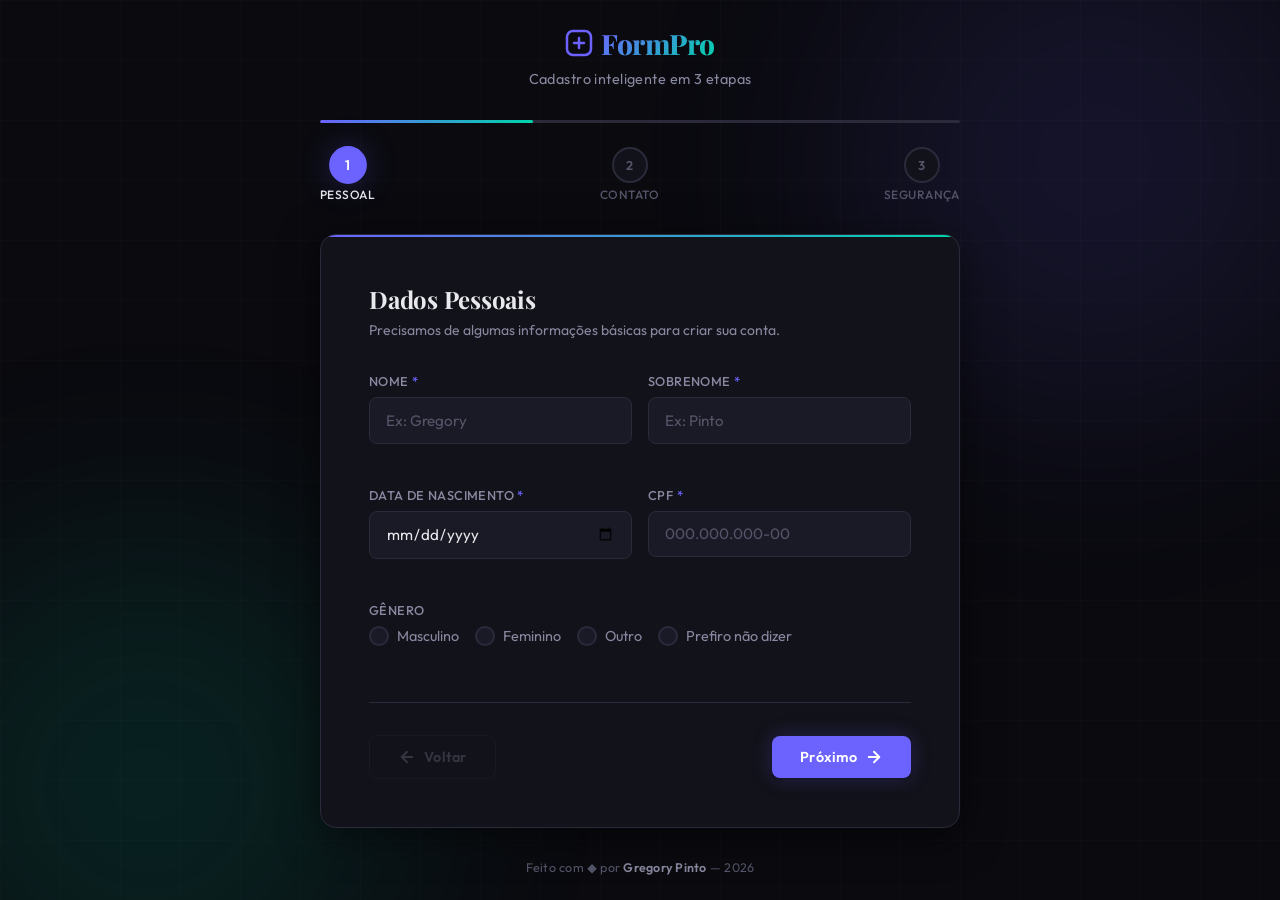
<file: index.html>
<!DOCTYPE html>
<html lang="pt-BR">
<head>
  <meta charset="UTF-8" />
  <meta name="viewport" content="width=device-width, initial-scale=1.0" />
  <meta name="description" content="Formulário de cadastro completo — Design premium com validação inteligente." />
  <title>Formulário Completo — Cadastro</title>
  <link rel="preconnect" href="https://fonts.googleapis.com" />
  <link rel="preconnect" href="https://fonts.gstatic.com" crossorigin />
  <link href="https://fonts.googleapis.com/css2?family=Outfit:wght@300;400;500;600;700&family=Playfair+Display:wght@700;800&display=swap" rel="stylesheet" />
  <link rel="stylesheet" href="style.css" />
</head>
<body>
  <!-- Background decoration -->
  <div class="bg-grid" aria-hidden="true"></div>
  <div class="bg-glow bg-glow--1" aria-hidden="true"></div>
  <div class="bg-glow bg-glow--2" aria-hidden="true"></div>

  <main class="container">
    <!-- Header -->
    <header class="header" role="banner">
      <div class="logo">
        <span class="logo__icon" aria-hidden="true">
          <svg width="28" height="28" viewBox="0 0 28 28" fill="none">
            <rect x="2" y="2" width="24" height="24" rx="6" stroke="currentColor" stroke-width="2.5"/>
            <path d="M9 14h10M14 9v10" stroke="currentColor" stroke-width="2.5" stroke-linecap="round"/>
          </svg>
        </span>
        <span class="logo__text">FormPro</span>
      </div>
      <p class="header__subtitle">Cadastro inteligente em 3 etapas</p>
    </header>

    <!-- Progress Bar -->
    <div class="progress" role="progressbar" aria-valuenow="1" aria-valuemin="1" aria-valuemax="3" aria-label="Progresso do formulário">
      <div class="progress__track">
        <div class="progress__fill" id="progressFill"></div>
      </div>
      <div class="progress__steps">
        <button class="progress__step progress__step--active" data-step="1" aria-label="Etapa 1: Dados Pessoais" type="button">
          <span class="progress__dot">1</span>
          <span class="progress__label">Pessoal</span>
        </button>
        <button class="progress__step" data-step="2" aria-label="Etapa 2: Contato" type="button">
          <span class="progress__dot">2</span>
          <span class="progress__label">Contato</span>
        </button>
        <button class="progress__step" data-step="3" aria-label="Etapa 3: Segurança" type="button">
          <span class="progress__dot">3</span>
          <span class="progress__label">Segurança</span>
        </button>
      </div>
    </div>

    <!-- Form -->
    <form id="mainForm" class="form" novalidate autocomplete="on">

      <!-- Step 1: Personal Data -->
      <fieldset class="form__step form__step--active" data-step="1">
        <legend class="form__legend">Dados Pessoais</legend>
        <p class="form__description">Precisamos de algumas informações básicas para criar sua conta.</p>

        <div class="form__row">
          <div class="form__group">
            <label for="firstName" class="form__label">Nome <span class="required" aria-label="obrigatório">*</span></label>
            <input
              type="text"
              id="firstName"
              name="firstName"
              class="form__input"
              placeholder="Ex: Gregory"
              required
              minlength="2"
              autocomplete="given-name"
              aria-describedby="firstNameError"
            />
            <span class="form__error" id="firstNameError" role="alert"></span>
          </div>
          <div class="form__group">
            <label for="lastName" class="form__label">Sobrenome <span class="required" aria-label="obrigatório">*</span></label>
            <input
              type="text"
              id="lastName"
              name="lastName"
              class="form__input"
              placeholder="Ex: Pinto"
              required
              minlength="2"
              autocomplete="family-name"
            />
            <span class="form__error" id="lastNameError" role="alert"></span>
          </div>
        </div>

        <div class="form__row">
          <div class="form__group">
            <label for="birthDate" class="form__label">Data de Nascimento <span class="required" aria-label="obrigatório">*</span></label>
            <input
              type="date"
              id="birthDate"
              name="birthDate"
              class="form__input"
              required
              autocomplete="bday"
            />
            <span class="form__error" id="birthDateError" role="alert"></span>
          </div>
          <div class="form__group">
            <label for="cpf" class="form__label">CPF <span class="required" aria-label="obrigatório">*</span></label>
            <input
              type="text"
              id="cpf"
              name="cpf"
              class="form__input"
              placeholder="000.000.000-00"
              required
              maxlength="14"
              inputmode="numeric"
            />
            <span class="form__error" id="cpfError" role="alert"></span>
          </div>
        </div>

        <div class="form__group">
          <label class="form__label">Gênero</label>
          <div class="form__radio-group" role="radiogroup" aria-label="Selecione seu gênero">
            <label class="form__radio">
              <input type="radio" name="gender" value="masculino" />
              <span class="form__radio-custom"></span>
              Masculino
            </label>
            <label class="form__radio">
              <input type="radio" name="gender" value="feminino" />
              <span class="form__radio-custom"></span>
              Feminino
            </label>
            <label class="form__radio">
              <input type="radio" name="gender" value="outro" />
              <span class="form__radio-custom"></span>
              Outro
            </label>
            <label class="form__radio">
              <input type="radio" name="gender" value="prefiro-nao-dizer" />
              <span class="form__radio-custom"></span>
              Prefiro não dizer
            </label>
          </div>
        </div>
      </fieldset>

      <!-- Step 2: Contact -->
      <fieldset class="form__step" data-step="2">
        <legend class="form__legend">Informações de Contato</legend>
        <p class="form__description">Como podemos entrar em contato com você?</p>

        <div class="form__group">
          <label for="email" class="form__label">E-mail <span class="required" aria-label="obrigatório">*</span></label>
          <input
            type="email"
            id="email"
            name="email"
            class="form__input"
            placeholder="gregory@email.com"
            required
            autocomplete="email"
          />
          <span class="form__error" id="emailError" role="alert"></span>
        </div>

        <div class="form__row">
          <div class="form__group">
            <label for="phone" class="form__label">Telefone <span class="required" aria-label="obrigatório">*</span></label>
            <input
              type="tel"
              id="phone"
              name="phone"
              class="form__input"
              placeholder="(31) 99999-9999"
              required
              maxlength="15"
              inputmode="tel"
              autocomplete="tel"
            />
            <span class="form__error" id="phoneError" role="alert"></span>
          </div>
          <div class="form__group">
            <label for="cep" class="form__label">CEP</label>
            <input
              type="text"
              id="cep"
              name="cep"
              class="form__input"
              placeholder="00000-000"
              maxlength="9"
              inputmode="numeric"
              autocomplete="postal-code"
            />
            <span class="form__error" id="cepError" role="alert"></span>
          </div>
        </div>

        <div class="form__row">
          <div class="form__group form__group--grow">
            <label for="address" class="form__label">Endereço</label>
            <input
              type="text"
              id="address"
              name="address"
              class="form__input"
              placeholder="Rua, número, complemento"
              autocomplete="street-address"
            />
          </div>
          <div class="form__group">
            <label for="state" class="form__label">Estado</label>
            <select id="state" name="state" class="form__input form__select">
              <option value="">Selecione</option>
              <option value="AC">Acre</option>
              <option value="AL">Alagoas</option>
              <option value="AP">Amapá</option>
              <option value="AM">Amazonas</option>
              <option value="BA">Bahia</option>
              <option value="CE">Ceará</option>
              <option value="DF">Distrito Federal</option>
              <option value="ES">Espírito Santo</option>
              <option value="GO">Goiás</option>
              <option value="MA">Maranhão</option>
              <option value="MT">Mato Grosso</option>
              <option value="MS">Mato Grosso do Sul</option>
              <option value="MG">Minas Gerais</option>
              <option value="PA">Pará</option>
              <option value="PB">Paraíba</option>
              <option value="PR">Paraná</option>
              <option value="PE">Pernambuco</option>
              <option value="PI">Piauí</option>
              <option value="RJ">Rio de Janeiro</option>
              <option value="RN">Rio Grande do Norte</option>
              <option value="RS">Rio Grande do Sul</option>
              <option value="RO">Rondônia</option>
              <option value="RR">Roraima</option>
              <option value="SC">Santa Catarina</option>
              <option value="SP">São Paulo</option>
              <option value="SE">Sergipe</option>
              <option value="TO">Tocantins</option>
            </select>
          </div>
        </div>
      </fieldset>

      <!-- Step 3: Security -->
      <fieldset class="form__step" data-step="3">
        <legend class="form__legend">Segurança da Conta</legend>
        <p class="form__description">Crie uma senha forte para proteger sua conta.</p>

        <div class="form__group">
          <label for="password" class="form__label">Senha <span class="required" aria-label="obrigatório">*</span></label>
          <div class="form__input-wrapper">
            <input
              type="password"
              id="password"
              name="password"
              class="form__input"
              placeholder="Mínimo 8 caracteres"
              required
              minlength="8"
              autocomplete="new-password"
            />
            <button type="button" class="form__toggle-pw" aria-label="Mostrar senha" data-target="password">
              <svg class="eye-icon" width="20" height="20" viewBox="0 0 24 24" fill="none" stroke="currentColor" stroke-width="2" stroke-linecap="round" stroke-linejoin="round">
                <path d="M1 12s4-8 11-8 11 8 11 8-4 8-11 8-11-8-11-8z"/>
                <circle cx="12" cy="12" r="3"/>
              </svg>
            </button>
          </div>
          <div class="password-strength" id="passwordStrength" aria-live="polite">
            <div class="password-strength__bar">
              <div class="password-strength__fill" id="strengthFill"></div>
            </div>
            <span class="password-strength__text" id="strengthText"></span>
          </div>
          <span class="form__error" id="passwordError" role="alert"></span>
        </div>

        <div class="form__group">
          <label for="confirmPassword" class="form__label">Confirmar Senha <span class="required" aria-label="obrigatório">*</span></label>
          <div class="form__input-wrapper">
            <input
              type="password"
              id="confirmPassword"
              name="confirmPassword"
              class="form__input"
              placeholder="Repita a senha"
              required
              autocomplete="new-password"
            />
            <button type="button" class="form__toggle-pw" aria-label="Mostrar senha" data-target="confirmPassword">
              <svg class="eye-icon" width="20" height="20" viewBox="0 0 24 24" fill="none" stroke="currentColor" stroke-width="2" stroke-linecap="round" stroke-linejoin="round">
                <path d="M1 12s4-8 11-8 11 8 11 8-4 8-11 8-11-8-11-8z"/>
                <circle cx="12" cy="12" r="3"/>
              </svg>
            </button>
          </div>
          <span class="form__error" id="confirmPasswordError" role="alert"></span>
        </div>

        <div class="form__group">
          <label class="form__checkbox">
            <input type="checkbox" id="terms" name="terms" required />
            <span class="form__checkbox-custom"></span>
            <span>Li e aceito os <a href="#" class="form__link">Termos de Uso</a> e a <a href="#" class="form__link">Política de Privacidade</a> <span class="required" aria-label="obrigatório">*</span></span>
          </label>
          <span class="form__error" id="termsError" role="alert"></span>
        </div>

        <div class="form__group">
          <label class="form__checkbox">
            <input type="checkbox" id="newsletter" name="newsletter" />
            <span class="form__checkbox-custom"></span>
            <span>Desejo receber novidades e promoções por e-mail</span>
          </label>
        </div>
      </fieldset>

      <!-- Navigation Buttons -->
      <div class="form__nav">
        <button type="button" class="btn btn--ghost" id="btnPrev" disabled aria-label="Voltar etapa">
          <svg width="18" height="18" viewBox="0 0 24 24" fill="none" stroke="currentColor" stroke-width="2.5" stroke-linecap="round" stroke-linejoin="round"><path d="M19 12H5"/><polyline points="12 19 5 12 12 5"/></svg>
          Voltar
        </button>
        <button type="button" class="btn btn--primary" id="btnNext" aria-label="Próxima etapa">
          Próximo
          <svg width="18" height="18" viewBox="0 0 24 24" fill="none" stroke="currentColor" stroke-width="2.5" stroke-linecap="round" stroke-linejoin="round"><path d="M5 12h14"/><polyline points="12 5 19 12 12 19"/></svg>
        </button>
        <button type="submit" class="btn btn--primary btn--submit" id="btnSubmit" style="display:none" aria-label="Enviar formulário">
          <svg width="18" height="18" viewBox="0 0 24 24" fill="none" stroke="currentColor" stroke-width="2.5" stroke-linecap="round" stroke-linejoin="round"><polyline points="20 6 9 17 4 12"/></svg>
          Criar Conta
        </button>
      </div>
    </form>

    <!-- Success Screen -->
    <div class="success" id="successScreen" hidden aria-live="assertive">
      <div class="success__icon" aria-hidden="true">
        <svg width="64" height="64" viewBox="0 0 64 64" fill="none">
          <circle cx="32" cy="32" r="30" stroke="currentColor" stroke-width="3"/>
          <polyline points="20,34 28,42 44,24" stroke="currentColor" stroke-width="3.5" stroke-linecap="round" stroke-linejoin="round" class="success__check"/>
        </svg>
      </div>
      <h2 class="success__title">Cadastro Realizado!</h2>
      <p class="success__text">Sua conta foi criada com sucesso. Verifique seu e-mail para ativar.</p>
      <button type="button" class="btn btn--primary" id="btnReset">Novo Cadastro</button>
    </div>

    <!-- Footer -->
    <footer class="footer">
      <p>Feito com <span aria-label="dedicação">◆</span> por <strong>Gregory Pinto</strong> — 2026</p>
    </footer>
  </main>

  <script src="script.js"></script>
</body>
</html>
</file>
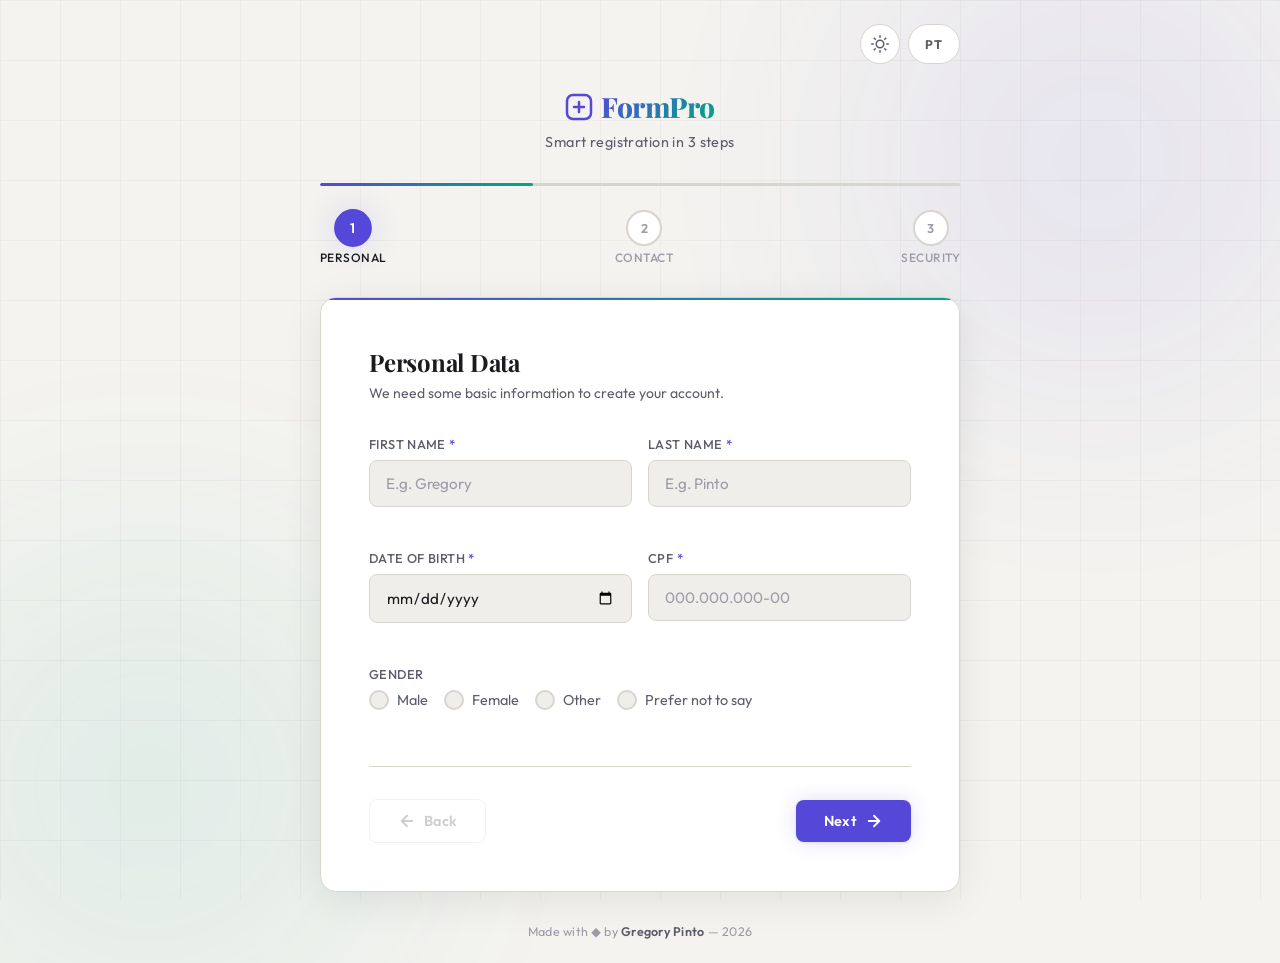
<file: FormPro-v2/index.html>
<!DOCTYPE html>
<html lang="pt-BR" data-theme="auto" data-lang="pt">
<head>
  <meta charset="UTF-8" />
  <meta name="viewport" content="width=device-width, initial-scale=1.0" />
  <meta name="description" content="Formulário de cadastro completo — Design premium com validação inteligente." />
  <meta name="color-scheme" content="light dark" />
  <title>FormPro — Cadastro</title>
  <link rel="preconnect" href="https://fonts.googleapis.com" />
  <link rel="preconnect" href="https://fonts.gstatic.com" crossorigin />
  <link href="https://fonts.googleapis.com/css2?family=Outfit:wght@300;400;500;600;700&family=Playfair+Display:wght@700;800&display=swap" rel="stylesheet" />
  <link rel="stylesheet" href="style.css" />
</head>
<body>
  <!-- Background decoration -->
  <div class="bg-grid" aria-hidden="true"></div>
  <div class="bg-glow bg-glow--1" aria-hidden="true"></div>
  <div class="bg-glow bg-glow--2" aria-hidden="true"></div>

  <main class="container">
    <!-- Top Bar: Theme + Language toggles -->
    <div class="topbar">
      <button class="topbar__btn" id="themeToggle" type="button" aria-label="Alternar tema">
        <svg class="icon-sun" width="18" height="18" viewBox="0 0 24 24" fill="none" stroke="currentColor" stroke-width="2" stroke-linecap="round" stroke-linejoin="round">
          <circle cx="12" cy="12" r="5"/><line x1="12" y1="1" x2="12" y2="3"/><line x1="12" y1="21" x2="12" y2="23"/><line x1="4.22" y1="4.22" x2="5.64" y2="5.64"/><line x1="18.36" y1="18.36" x2="19.78" y2="19.78"/><line x1="1" y1="12" x2="3" y2="12"/><line x1="21" y1="12" x2="23" y2="12"/><line x1="4.22" y1="19.78" x2="5.64" y2="18.36"/><line x1="18.36" y1="5.64" x2="19.78" y2="4.22"/>
        </svg>
        <svg class="icon-moon" width="18" height="18" viewBox="0 0 24 24" fill="none" stroke="currentColor" stroke-width="2" stroke-linecap="round" stroke-linejoin="round">
          <path d="M21 12.79A9 9 0 1 1 11.21 3 7 7 0 0 0 21 12.79z"/>
        </svg>
      </button>
      <button class="topbar__btn topbar__lang" id="langToggle" type="button" aria-label="Switch language">
        <span class="topbar__lang-label" id="langLabel">EN</span>
      </button>
    </div>

    <!-- Header -->
    <header class="header" role="banner">
      <div class="logo">
        <span class="logo__icon" aria-hidden="true">
          <svg width="28" height="28" viewBox="0 0 28 28" fill="none">
            <rect x="2" y="2" width="24" height="24" rx="6" stroke="currentColor" stroke-width="2.5"/>
            <path d="M9 14h10M14 9v10" stroke="currentColor" stroke-width="2.5" stroke-linecap="round"/>
          </svg>
        </span>
        <span class="logo__text">FormPro</span>
      </div>
      <p class="header__subtitle" data-i18n="subtitle">Cadastro inteligente em 3 etapas</p>
    </header>

    <!-- Progress Bar -->
    <div class="progress" role="progressbar" aria-valuenow="1" aria-valuemin="1" aria-valuemax="3" aria-label="Progresso do formulário">
      <div class="progress__track">
        <div class="progress__fill" id="progressFill"></div>
      </div>
      <div class="progress__steps">
        <button class="progress__step progress__step--active" data-step="1" aria-label="Etapa 1" type="button">
          <span class="progress__dot">1</span>
          <span class="progress__label" data-i18n="step_personal">Pessoal</span>
        </button>
        <button class="progress__step" data-step="2" aria-label="Etapa 2" type="button">
          <span class="progress__dot">2</span>
          <span class="progress__label" data-i18n="step_contact">Contato</span>
        </button>
        <button class="progress__step" data-step="3" aria-label="Etapa 3" type="button">
          <span class="progress__dot">3</span>
          <span class="progress__label" data-i18n="step_security">Segurança</span>
        </button>
      </div>
    </div>

    <!-- Form -->
    <form id="mainForm" class="form" novalidate autocomplete="on">

      <!-- Step 1: Personal Data -->
      <fieldset class="form__step form__step--active" data-step="1">
        <legend class="form__legend" data-i18n="legend_personal">Dados Pessoais</legend>
        <p class="form__description" data-i18n="desc_personal">Precisamos de algumas informações básicas para criar sua conta.</p>

        <div class="form__row">
          <div class="form__group">
            <label for="firstName" class="form__label"><span data-i18n="label_firstName">Nome</span> <span class="required" aria-label="obrigatório">*</span></label>
            <input type="text" id="firstName" name="firstName" class="form__input" data-i18n-placeholder="ph_firstName" placeholder="Ex: Gregory" required minlength="2" autocomplete="given-name" aria-describedby="firstNameError" />
            <span class="form__error" id="firstNameError" role="alert"></span>
          </div>
          <div class="form__group">
            <label for="lastName" class="form__label"><span data-i18n="label_lastName">Sobrenome</span> <span class="required" aria-label="obrigatório">*</span></label>
            <input type="text" id="lastName" name="lastName" class="form__input" data-i18n-placeholder="ph_lastName" placeholder="Ex: Pinto" required minlength="2" autocomplete="family-name" />
            <span class="form__error" id="lastNameError" role="alert"></span>
          </div>
        </div>

        <div class="form__row">
          <div class="form__group">
            <label for="birthDate" class="form__label"><span data-i18n="label_birthDate">Data de Nascimento</span> <span class="required" aria-label="obrigatório">*</span></label>
            <input type="date" id="birthDate" name="birthDate" class="form__input" required autocomplete="bday" />
            <span class="form__error" id="birthDateError" role="alert"></span>
          </div>
          <div class="form__group">
            <label for="cpf" class="form__label"><span data-i18n="label_cpf">CPF</span> <span class="required" aria-label="obrigatório">*</span></label>
            <input type="text" id="cpf" name="cpf" class="form__input" placeholder="000.000.000-00" required maxlength="14" inputmode="numeric" />
            <span class="form__error" id="cpfError" role="alert"></span>
          </div>
        </div>

        <div class="form__group">
          <label class="form__label" data-i18n="label_gender">Gênero</label>
          <div class="form__radio-group" role="radiogroup" aria-label="Gênero">
            <label class="form__radio">
              <input type="radio" name="gender" value="masculino" />
              <span class="form__radio-custom"></span>
              <span data-i18n="gender_male">Masculino</span>
            </label>
            <label class="form__radio">
              <input type="radio" name="gender" value="feminino" />
              <span class="form__radio-custom"></span>
              <span data-i18n="gender_female">Feminino</span>
            </label>
            <label class="form__radio">
              <input type="radio" name="gender" value="outro" />
              <span class="form__radio-custom"></span>
              <span data-i18n="gender_other">Outro</span>
            </label>
            <label class="form__radio">
              <input type="radio" name="gender" value="prefiro-nao-dizer" />
              <span class="form__radio-custom"></span>
              <span data-i18n="gender_prefer_not">Prefiro não dizer</span>
            </label>
          </div>
        </div>
      </fieldset>

      <!-- Step 2: Contact -->
      <fieldset class="form__step" data-step="2">
        <legend class="form__legend" data-i18n="legend_contact">Informações de Contato</legend>
        <p class="form__description" data-i18n="desc_contact">Como podemos entrar em contato com você?</p>

        <div class="form__group">
          <label for="email" class="form__label"><span data-i18n="label_email">E-mail</span> <span class="required" aria-label="obrigatório">*</span></label>
          <input type="email" id="email" name="email" class="form__input" data-i18n-placeholder="ph_email" placeholder="gregory@email.com" required autocomplete="email" />
          <span class="form__error" id="emailError" role="alert"></span>
        </div>

        <div class="form__row">
          <div class="form__group">
            <label for="phone" class="form__label"><span data-i18n="label_phone">Telefone</span> <span class="required" aria-label="obrigatório">*</span></label>
            <input type="tel" id="phone" name="phone" class="form__input" placeholder="(31) 99999-9999" required maxlength="15" inputmode="tel" autocomplete="tel" />
            <span class="form__error" id="phoneError" role="alert"></span>
          </div>
          <div class="form__group">
            <label for="cep" class="form__label"><span data-i18n="label_cep">CEP</span></label>
            <input type="text" id="cep" name="cep" class="form__input" data-i18n-placeholder="ph_cep" placeholder="00000-000" maxlength="9" inputmode="numeric" autocomplete="postal-code" />
            <span class="form__error" id="cepError" role="alert"></span>
          </div>
        </div>

        <div class="form__row">
          <div class="form__group form__group--grow">
            <label for="address" class="form__label"><span data-i18n="label_address">Endereço</span></label>
            <input type="text" id="address" name="address" class="form__input" data-i18n-placeholder="ph_address" placeholder="Rua, número, complemento" autocomplete="street-address" />
          </div>
          <div class="form__group">
            <label for="state" class="form__label"><span data-i18n="label_state">Estado</span></label>
            <select id="state" name="state" class="form__input form__select">
              <option value="" data-i18n="select_default">Selecione</option>
              <option value="AC">Acre</option><option value="AL">Alagoas</option><option value="AP">Amapá</option>
              <option value="AM">Amazonas</option><option value="BA">Bahia</option><option value="CE">Ceará</option>
              <option value="DF">Distrito Federal</option><option value="ES">Espírito Santo</option><option value="GO">Goiás</option>
              <option value="MA">Maranhão</option><option value="MT">Mato Grosso</option><option value="MS">Mato Grosso do Sul</option>
              <option value="MG">Minas Gerais</option><option value="PA">Pará</option><option value="PB">Paraíba</option>
              <option value="PR">Paraná</option><option value="PE">Pernambuco</option><option value="PI">Piauí</option>
              <option value="RJ">Rio de Janeiro</option><option value="RN">Rio Grande do Norte</option><option value="RS">Rio Grande do Sul</option>
              <option value="RO">Rondônia</option><option value="RR">Roraima</option><option value="SC">Santa Catarina</option>
              <option value="SP">São Paulo</option><option value="SE">Sergipe</option><option value="TO">Tocantins</option>
            </select>
          </div>
        </div>
      </fieldset>

      <!-- Step 3: Security -->
      <fieldset class="form__step" data-step="3">
        <legend class="form__legend" data-i18n="legend_security">Segurança da Conta</legend>
        <p class="form__description" data-i18n="desc_security">Crie uma senha forte para proteger sua conta.</p>

        <div class="form__group">
          <label for="password" class="form__label"><span data-i18n="label_password">Senha</span> <span class="required" aria-label="obrigatório">*</span></label>
          <div class="form__input-wrapper">
            <input type="password" id="password" name="password" class="form__input" data-i18n-placeholder="ph_password" placeholder="Mínimo 8 caracteres" required minlength="8" autocomplete="new-password" />
            <button type="button" class="form__toggle-pw" aria-label="Mostrar senha" data-target="password">
              <svg class="eye-icon" width="20" height="20" viewBox="0 0 24 24" fill="none" stroke="currentColor" stroke-width="2" stroke-linecap="round" stroke-linejoin="round"><path d="M1 12s4-8 11-8 11 8 11 8-4 8-11 8-11-8-11-8z"/><circle cx="12" cy="12" r="3"/></svg>
            </button>
          </div>
          <div class="password-strength" id="passwordStrength" aria-live="polite">
            <div class="password-strength__bar"><div class="password-strength__fill" id="strengthFill"></div></div>
            <span class="password-strength__text" id="strengthText"></span>
          </div>
          <span class="form__error" id="passwordError" role="alert"></span>
        </div>

        <div class="form__group">
          <label for="confirmPassword" class="form__label"><span data-i18n="label_confirmPassword">Confirmar Senha</span> <span class="required" aria-label="obrigatório">*</span></label>
          <div class="form__input-wrapper">
            <input type="password" id="confirmPassword" name="confirmPassword" class="form__input" data-i18n-placeholder="ph_confirmPassword" placeholder="Repita a senha" required autocomplete="new-password" />
            <button type="button" class="form__toggle-pw" aria-label="Mostrar senha" data-target="confirmPassword">
              <svg class="eye-icon" width="20" height="20" viewBox="0 0 24 24" fill="none" stroke="currentColor" stroke-width="2" stroke-linecap="round" stroke-linejoin="round"><path d="M1 12s4-8 11-8 11 8 11 8-4 8-11 8-11-8-11-8z"/><circle cx="12" cy="12" r="3"/></svg>
            </button>
          </div>
          <span class="form__error" id="confirmPasswordError" role="alert"></span>
        </div>

        <div class="form__group">
          <label class="form__checkbox">
            <input type="checkbox" id="terms" name="terms" required />
            <span class="form__checkbox-custom"></span>
            <span><span data-i18n="label_terms">Li e aceito os</span> <a href="#" class="form__link" data-i18n="link_terms">Termos de Uso</a> <span data-i18n="label_and">e a</span> <a href="#" class="form__link" data-i18n="link_privacy">Política de Privacidade</a> <span class="required">*</span></span>
          </label>
          <span class="form__error" id="termsError" role="alert"></span>
        </div>

        <div class="form__group">
          <label class="form__checkbox">
            <input type="checkbox" id="newsletter" name="newsletter" />
            <span class="form__checkbox-custom"></span>
            <span data-i18n="label_newsletter">Desejo receber novidades e promoções por e-mail</span>
          </label>
        </div>
      </fieldset>

      <!-- Navigation -->
      <div class="form__nav">
        <button type="button" class="btn btn--ghost" id="btnPrev" disabled>
          <svg width="18" height="18" viewBox="0 0 24 24" fill="none" stroke="currentColor" stroke-width="2.5" stroke-linecap="round" stroke-linejoin="round"><path d="M19 12H5"/><polyline points="12 19 5 12 12 5"/></svg>
          <span data-i18n="btn_prev">Voltar</span>
        </button>
        <button type="button" class="btn btn--primary" id="btnNext">
          <span data-i18n="btn_next">Próximo</span>
          <svg width="18" height="18" viewBox="0 0 24 24" fill="none" stroke="currentColor" stroke-width="2.5" stroke-linecap="round" stroke-linejoin="round"><path d="M5 12h14"/><polyline points="12 5 19 12 12 19"/></svg>
        </button>
        <button type="submit" class="btn btn--primary btn--submit" id="btnSubmit" style="display:none">
          <svg width="18" height="18" viewBox="0 0 24 24" fill="none" stroke="currentColor" stroke-width="2.5" stroke-linecap="round" stroke-linejoin="round"><polyline points="20 6 9 17 4 12"/></svg>
          <span data-i18n="btn_submit">Criar Conta</span>
        </button>
      </div>
    </form>

    <!-- Success -->
    <div class="success" id="successScreen" hidden aria-live="assertive">
      <div class="success__icon" aria-hidden="true">
        <svg width="64" height="64" viewBox="0 0 64 64" fill="none">
          <circle cx="32" cy="32" r="30" stroke="currentColor" stroke-width="3"/>
          <polyline points="20,34 28,42 44,24" stroke="currentColor" stroke-width="3.5" stroke-linecap="round" stroke-linejoin="round" class="success__check"/>
        </svg>
      </div>
      <h2 class="success__title" data-i18n="success_title">Cadastro Realizado!</h2>
      <p class="success__text" data-i18n="success_text">Sua conta foi criada com sucesso. Verifique seu e-mail para ativar.</p>
      <button type="button" class="btn btn--primary" id="btnReset" data-i18n="btn_reset">Novo Cadastro</button>
    </div>

    <!-- Footer -->
    <footer class="footer">
      <p><span data-i18n="footer_made">Feito com</span> <span aria-label="dedicação">◆</span> <span data-i18n="footer_by">por</span> <strong>Gregory Pinto</strong> — 2026</p>
    </footer>
  </main>

  <script src="script.js"></script>
</body>
</html>
</file>
<file: style.css>
/* ============================================
   FormPro — Senior Architect Level CSS
   Design System + Animations + Responsiveness
   ============================================ */

/* --- Design Tokens --- */
:root {
  /* Color Palette — Dark sophisticated theme */
  --clr-bg:        #0a0a0f;
  --clr-surface:   #12121a;
  --clr-surface-2: #1a1a26;
  --clr-border:    #2a2a3a;
  --clr-border-focus: #5b5bd6;
  --clr-text:      #e8e8ed;
  --clr-text-muted:#8888a0;
  --clr-text-dim:  #55556a;
  --clr-primary:   #6c63ff;
  --clr-primary-hover: #7b73ff;
  --clr-primary-glow: rgba(108, 99, 255, 0.25);
  --clr-accent:    #00d4aa;
  --clr-error:     #ff4d6a;
  --clr-error-bg:  rgba(255, 77, 106, 0.08);
  --clr-success:   #00d4aa;
  --clr-warning:   #ffb84d;

  /* Typography */
  --ff-heading: 'Playfair Display', Georgia, serif;
  --ff-body:    'Outfit', system-ui, sans-serif;

  /* Spacing */
  --space-xs:  0.25rem;
  --space-sm:  0.5rem;
  --space-md:  1rem;
  --space-lg:  1.5rem;
  --space-xl:  2rem;
  --space-2xl: 3rem;

  /* Radius */
  --radius-sm: 8px;
  --radius-md: 12px;
  --radius-lg: 16px;
  --radius-xl: 24px;

  /* Transitions */
  --ease-out: cubic-bezier(0.16, 1, 0.3, 1);
  --ease-spring: cubic-bezier(0.34, 1.56, 0.64, 1);
  --duration-fast: 200ms;
  --duration-normal: 350ms;
  --duration-slow: 600ms;

  /* Shadows */
  --shadow-sm: 0 1px 3px rgba(0,0,0,0.3);
  --shadow-md: 0 4px 20px rgba(0,0,0,0.4);
  --shadow-lg: 0 8px 40px rgba(0,0,0,0.5);
  --shadow-glow: 0 0 30px var(--clr-primary-glow);
}

/* --- Reset & Base --- */
*,
*::before,
*::after {
  margin: 0;
  padding: 0;
  box-sizing: border-box;
}

html {
  font-size: 16px;
  scroll-behavior: smooth;
  -webkit-font-smoothing: antialiased;
  -moz-osx-font-smoothing: grayscale;
}

body {
  font-family: var(--ff-body);
  background: var(--clr-bg);
  color: var(--clr-text);
  min-height: 100vh;
  display: flex;
  align-items: center;
  justify-content: center;
  padding: var(--space-lg);
  position: relative;
  overflow-x: hidden;
}

/* --- Background Effects --- */
.bg-grid {
  position: fixed;
  inset: 0;
  background-image:
    linear-gradient(rgba(255,255,255,0.015) 1px, transparent 1px),
    linear-gradient(90deg, rgba(255,255,255,0.015) 1px, transparent 1px);
  background-size: 60px 60px;
  pointer-events: none;
  z-index: 0;
}

.bg-glow {
  position: fixed;
  width: 500px;
  height: 500px;
  border-radius: 50%;
  filter: blur(120px);
  opacity: 0.12;
  pointer-events: none;
  z-index: 0;
}

.bg-glow--1 {
  top: -10%;
  right: -5%;
  background: var(--clr-primary);
  animation: floatGlow 12s ease-in-out infinite alternate;
}

.bg-glow--2 {
  bottom: -15%;
  left: -8%;
  background: var(--clr-accent);
  animation: floatGlow 15s ease-in-out infinite alternate-reverse;
}

@keyframes floatGlow {
  0%   { transform: translate(0, 0) scale(1); }
  100% { transform: translate(30px, -20px) scale(1.15); }
}

/* --- Container --- */
.container {
  position: relative;
  z-index: 1;
  width: 100%;
  max-width: 640px;
  animation: fadeInUp var(--duration-slow) var(--ease-out) both;
}

@keyframes fadeInUp {
  from {
    opacity: 0;
    transform: translateY(24px);
  }
  to {
    opacity: 1;
    transform: translateY(0);
  }
}

/* --- Header --- */
.header {
  text-align: center;
  margin-bottom: var(--space-xl);
}

.logo {
  display: inline-flex;
  align-items: center;
  gap: var(--space-sm);
  margin-bottom: var(--space-sm);
}

.logo__icon {
  color: var(--clr-primary);
  display: flex;
}

.logo__text {
  font-family: var(--ff-heading);
  font-size: 1.75rem;
  font-weight: 800;
  background: linear-gradient(135deg, var(--clr-primary), var(--clr-accent));
  -webkit-background-clip: text;
  -webkit-text-fill-color: transparent;
  background-clip: text;
  letter-spacing: -0.02em;
}

.header__subtitle {
  color: var(--clr-text-muted);
  font-size: 0.9rem;
  font-weight: 400;
  letter-spacing: 0.03em;
}

/* --- Progress Bar --- */
.progress {
  margin-bottom: var(--space-xl);
}

.progress__track {
  height: 3px;
  background: var(--clr-border);
  border-radius: 99px;
  overflow: hidden;
  margin-bottom: var(--space-lg);
}

.progress__fill {
  height: 100%;
  width: 33.33%;
  background: linear-gradient(90deg, var(--clr-primary), var(--clr-accent));
  border-radius: 99px;
  transition: width var(--duration-slow) var(--ease-out);
}

.progress__steps {
  display: flex;
  justify-content: space-between;
}

.progress__step {
  display: flex;
  flex-direction: column;
  align-items: center;
  gap: var(--space-xs);
  background: none;
  border: none;
  color: var(--clr-text-dim);
  cursor: pointer;
  transition: color var(--duration-fast) var(--ease-out);
  font-family: var(--ff-body);
}

.progress__step:hover {
  color: var(--clr-text-muted);
}

.progress__dot {
  width: 36px;
  height: 36px;
  border-radius: 50%;
  display: flex;
  align-items: center;
  justify-content: center;
  font-size: 0.8rem;
  font-weight: 600;
  border: 2px solid var(--clr-border);
  background: var(--clr-surface);
  transition: all var(--duration-normal) var(--ease-spring);
}

.progress__label {
  font-size: 0.75rem;
  font-weight: 500;
  letter-spacing: 0.04em;
  text-transform: uppercase;
}

.progress__step--active .progress__dot,
.progress__step--completed .progress__dot {
  border-color: var(--clr-primary);
  background: var(--clr-primary);
  color: #fff;
  box-shadow: var(--shadow-glow);
  transform: scale(1.05);
}

.progress__step--active,
.progress__step--completed {
  color: var(--clr-text);
}

.progress__step--completed .progress__dot {
  background: var(--clr-accent);
  border-color: var(--clr-accent);
  box-shadow: 0 0 20px rgba(0, 212, 170, 0.25);
}

/* --- Form Card --- */
.form {
  background: var(--clr-surface);
  border: 1px solid var(--clr-border);
  border-radius: var(--radius-lg);
  padding: var(--space-2xl);
  box-shadow: var(--shadow-lg);
  position: relative;
  overflow: hidden;
}

.form::before {
  content: '';
  position: absolute;
  top: 0;
  left: 0;
  right: 0;
  height: 2px;
  background: linear-gradient(90deg, var(--clr-primary), var(--clr-accent), var(--clr-primary));
  background-size: 200% 100%;
  animation: shimmer 3s linear infinite;
}

@keyframes shimmer {
  0%   { background-position: 200% 0; }
  100% { background-position: -200% 0; }
}

/* --- Fieldsets / Steps --- */
.form__step {
  border: none;
  display: none;
  animation: stepIn var(--duration-normal) var(--ease-out) both;
}

.form__step--active {
  display: block;
}

@keyframes stepIn {
  from {
    opacity: 0;
    transform: translateX(16px);
  }
  to {
    opacity: 1;
    transform: translateX(0);
  }
}

.form__legend {
  font-family: var(--ff-heading);
  font-size: 1.5rem;
  font-weight: 700;
  color: var(--clr-text);
  margin-bottom: var(--space-xs);
  letter-spacing: -0.01em;
}

.form__description {
  color: var(--clr-text-muted);
  font-size: 0.875rem;
  margin-bottom: var(--space-xl);
  line-height: 1.6;
}

/* --- Form Groups --- */
.form__row {
  display: grid;
  grid-template-columns: 1fr 1fr;
  gap: var(--space-md);
}

.form__group {
  margin-bottom: var(--space-lg);
  position: relative;
}

.form__group--grow {
  grid-column: 1;
}

.form__label {
  display: block;
  font-size: 0.8rem;
  font-weight: 500;
  color: var(--clr-text-muted);
  margin-bottom: var(--space-sm);
  letter-spacing: 0.03em;
  text-transform: uppercase;
}

.required {
  color: var(--clr-primary);
}

/* --- Inputs --- */
.form__input {
  width: 100%;
  padding: 0.8rem 1rem;
  font-family: var(--ff-body);
  font-size: 0.95rem;
  color: var(--clr-text);
  background: var(--clr-surface-2);
  border: 1.5px solid var(--clr-border);
  border-radius: var(--radius-sm);
  outline: none;
  transition: all var(--duration-fast) var(--ease-out);
  appearance: none;
  -webkit-appearance: none;
}

.form__input::placeholder {
  color: var(--clr-text-dim);
}

.form__input:hover {
  border-color: #3a3a50;
}

.form__input:focus {
  border-color: var(--clr-border-focus);
  box-shadow: 0 0 0 3px var(--clr-primary-glow);
  background: var(--clr-surface);
}

.form__input--valid {
  border-color: var(--clr-success) !important;
  box-shadow: 0 0 0 3px rgba(0, 212, 170, 0.1) !important;
}

.form__input--invalid {
  border-color: var(--clr-error) !important;
  box-shadow: 0 0 0 3px var(--clr-error-bg) !important;
  animation: shake 0.4s var(--ease-out);
}

@keyframes shake {
  0%, 100% { transform: translateX(0); }
  25%      { transform: translateX(-6px); }
  50%      { transform: translateX(4px); }
  75%      { transform: translateX(-2px); }
}

/* Input wrapper for password toggle */
.form__input-wrapper {
  position: relative;
}

.form__input-wrapper .form__input {
  padding-right: 3rem;
}

.form__toggle-pw {
  position: absolute;
  right: 0.75rem;
  top: 50%;
  transform: translateY(-50%);
  background: none;
  border: none;
  color: var(--clr-text-dim);
  cursor: pointer;
  padding: 4px;
  display: flex;
  transition: color var(--duration-fast);
}

.form__toggle-pw:hover {
  color: var(--clr-text);
}

/* Select */
.form__select {
  cursor: pointer;
  background-image: url("data:image/svg+xml,%3Csvg xmlns='http://www.w3.org/2000/svg' width='16' height='16' viewBox='0 0 24 24' fill='none' stroke='%238888a0' stroke-width='2.5' stroke-linecap='round' stroke-linejoin='round'%3E%3Cpolyline points='6 9 12 15 18 9'/%3E%3C/svg%3E");
  background-repeat: no-repeat;
  background-position: right 0.8rem center;
  padding-right: 2.5rem;
}

/* --- Error Messages --- */
.form__error {
  display: block;
  font-size: 0.78rem;
  color: var(--clr-error);
  margin-top: var(--space-xs);
  min-height: 1.2em;
  transition: all var(--duration-fast);
}

/* --- Radio Buttons --- */
.form__radio-group {
  display: flex;
  flex-wrap: wrap;
  gap: var(--space-md);
}

.form__radio {
  display: flex;
  align-items: center;
  gap: var(--space-sm);
  font-size: 0.9rem;
  color: var(--clr-text-muted);
  cursor: pointer;
  transition: color var(--duration-fast);
}

.form__radio:hover {
  color: var(--clr-text);
}

.form__radio input[type="radio"] {
  position: absolute;
  opacity: 0;
  pointer-events: none;
}

.form__radio-custom {
  width: 20px;
  height: 20px;
  border-radius: 50%;
  border: 2px solid var(--clr-border);
  background: var(--clr-surface-2);
  position: relative;
  transition: all var(--duration-fast) var(--ease-spring);
  flex-shrink: 0;
}

.form__radio input:checked + .form__radio-custom {
  border-color: var(--clr-primary);
  background: var(--clr-primary);
  box-shadow: inset 0 0 0 3px var(--clr-surface);
}

.form__radio input:focus-visible + .form__radio-custom {
  box-shadow: 0 0 0 3px var(--clr-primary-glow);
}

/* --- Checkboxes --- */
.form__checkbox {
  display: flex;
  align-items: flex-start;
  gap: 0.75rem;
  font-size: 0.875rem;
  color: var(--clr-text-muted);
  cursor: pointer;
  line-height: 1.5;
}

.form__checkbox input[type="checkbox"] {
  position: absolute;
  opacity: 0;
  pointer-events: none;
}

.form__checkbox-custom {
  width: 20px;
  height: 20px;
  min-width: 20px;
  border-radius: 5px;
  border: 2px solid var(--clr-border);
  background: var(--clr-surface-2);
  position: relative;
  transition: all var(--duration-fast) var(--ease-spring);
  margin-top: 1px;
}

.form__checkbox-custom::after {
  content: '';
  position: absolute;
  left: 5px;
  top: 2px;
  width: 6px;
  height: 10px;
  border: solid #fff;
  border-width: 0 2px 2px 0;
  transform: rotate(45deg) scale(0);
  transition: transform var(--duration-fast) var(--ease-spring);
}

.form__checkbox input:checked + .form__checkbox-custom {
  background: var(--clr-primary);
  border-color: var(--clr-primary);
}

.form__checkbox input:checked + .form__checkbox-custom::after {
  transform: rotate(45deg) scale(1);
}

.form__checkbox input:focus-visible + .form__checkbox-custom {
  box-shadow: 0 0 0 3px var(--clr-primary-glow);
}

.form__link {
  color: var(--clr-primary);
  text-decoration: none;
  border-bottom: 1px solid transparent;
  transition: border-color var(--duration-fast);
}

.form__link:hover {
  border-bottom-color: var(--clr-primary);
}

/* --- Password Strength --- */
.password-strength {
  display: flex;
  align-items: center;
  gap: var(--space-sm);
  margin-top: var(--space-sm);
}

.password-strength__bar {
  flex: 1;
  height: 4px;
  background: var(--clr-border);
  border-radius: 99px;
  overflow: hidden;
}

.password-strength__fill {
  height: 100%;
  width: 0%;
  border-radius: 99px;
  transition: all var(--duration-normal) var(--ease-out);
}

.password-strength__text {
  font-size: 0.72rem;
  font-weight: 600;
  text-transform: uppercase;
  letter-spacing: 0.06em;
  min-width: 60px;
  text-align: right;
}

/* --- Buttons --- */
.form__nav {
  display: flex;
  justify-content: space-between;
  align-items: center;
  margin-top: var(--space-xl);
  padding-top: var(--space-xl);
  border-top: 1px solid var(--clr-border);
}

.btn {
  display: inline-flex;
  align-items: center;
  gap: var(--space-sm);
  padding: 0.75rem 1.75rem;
  font-family: var(--ff-body);
  font-size: 0.9rem;
  font-weight: 600;
  border-radius: var(--radius-sm);
  border: none;
  cursor: pointer;
  transition: all var(--duration-fast) var(--ease-out);
  letter-spacing: 0.02em;
}

.btn:active {
  transform: scale(0.97);
}

.btn--primary {
  background: var(--clr-primary);
  color: #fff;
  box-shadow: var(--shadow-sm), 0 0 20px var(--clr-primary-glow);
}

.btn--primary:hover {
  background: var(--clr-primary-hover);
  box-shadow: var(--shadow-md), 0 0 30px var(--clr-primary-glow);
  transform: translateY(-1px);
}

.btn--primary:active {
  transform: translateY(0) scale(0.97);
}

.btn--ghost {
  background: transparent;
  color: var(--clr-text-muted);
  border: 1.5px solid var(--clr-border);
}

.btn--ghost:hover:not(:disabled) {
  color: var(--clr-text);
  border-color: var(--clr-text-muted);
  background: var(--clr-surface-2);
}

.btn--ghost:disabled {
  opacity: 0.3;
  cursor: not-allowed;
}

.btn--submit {
  padding: 0.85rem 2.2rem;
  font-size: 0.95rem;
}

/* Loading state */
.btn--loading {
  pointer-events: none;
  position: relative;
  color: transparent !important;
}

.btn--loading::after {
  content: '';
  position: absolute;
  width: 20px;
  height: 20px;
  border: 2.5px solid rgba(255,255,255,0.3);
  border-top-color: #fff;
  border-radius: 50%;
  animation: spin 0.7s linear infinite;
}

@keyframes spin {
  to { transform: rotate(360deg); }
}

/* --- Success Screen --- */
.success {
  text-align: center;
  padding: var(--space-2xl);
  animation: fadeInUp var(--duration-slow) var(--ease-out) both;
}

.success__icon {
  color: var(--clr-accent);
  margin-bottom: var(--space-xl);
  display: inline-flex;
}

.success__check {
  stroke-dasharray: 40;
  stroke-dashoffset: 40;
  animation: drawCheck 0.6s var(--ease-out) 0.3s forwards;
}

@keyframes drawCheck {
  to { stroke-dashoffset: 0; }
}

.success__title {
  font-family: var(--ff-heading);
  font-size: 1.75rem;
  font-weight: 700;
  margin-bottom: var(--space-sm);
  background: linear-gradient(135deg, var(--clr-accent), var(--clr-primary));
  -webkit-background-clip: text;
  -webkit-text-fill-color: transparent;
  background-clip: text;
}

.success__text {
  color: var(--clr-text-muted);
  margin-bottom: var(--space-xl);
  line-height: 1.6;
}

/* --- Footer --- */
.footer {
  text-align: center;
  margin-top: var(--space-xl);
  font-size: 0.78rem;
  color: var(--clr-text-dim);
  letter-spacing: 0.02em;
}

.footer strong {
  color: var(--clr-text-muted);
  font-weight: 600;
}

/* --- Responsive --- */
@media (max-width: 600px) {
  body {
    padding: var(--space-md);
    align-items: flex-start;
    padding-top: var(--space-xl);
  }

  .form {
    padding: var(--space-lg);
  }

  .form__row {
    grid-template-columns: 1fr;
  }

  .form__legend {
    font-size: 1.25rem;
  }

  .form__radio-group {
    flex-direction: column;
    gap: var(--space-sm);
  }

  .form__nav {
    flex-direction: column-reverse;
    gap: var(--space-md);
  }

  .form__nav .btn {
    width: 100%;
    justify-content: center;
  }

  .progress__label {
    display: none;
  }

  .logo__text {
    font-size: 1.4rem;
  }
}

@media (max-width: 360px) {
  .form {
    padding: var(--space-md);
  }
}

/* --- Accessibility: Focus Visible --- */
*:focus-visible {
  outline: 2px solid var(--clr-primary);
  outline-offset: 2px;
}

/* Reduced motion */
@media (prefers-reduced-motion: reduce) {
  *,
  *::before,
  *::after {
    animation-duration: 0.01ms !important;
    animation-iteration-count: 1 !important;
    transition-duration: 0.01ms !important;
  }
}

/* Print styles */
@media print {
  .bg-grid,
  .bg-glow,
  .form__nav,
  .progress {
    display: none !important;
  }
  body {
    background: #fff;
    color: #000;
  }
  .form {
    box-shadow: none;
    border: 1px solid #ccc;
  }
}
</file>
<file: FormPro-v2/style.css>
/* ============================================
   FormPro — Senior Architect CSS
   Dark/Light Theme + System Preference
   ============================================ */

/* --- Design Tokens: DARK (default) --- */
:root,
[data-theme="dark"] {
  --clr-bg:         #0a0a0f;
  --clr-surface:    #12121a;
  --clr-surface-2:  #1a1a26;
  --clr-border:     #2a2a3a;
  --clr-border-focus:#5b5bd6;
  --clr-text:       #e8e8ed;
  --clr-text-muted: #8888a0;
  --clr-text-dim:   #55556a;
  --clr-primary:    #6c63ff;
  --clr-primary-hover:#7b73ff;
  --clr-primary-glow:rgba(108,99,255,0.25);
  --clr-accent:     #00d4aa;
  --clr-error:      #ff4d6a;
  --clr-error-bg:   rgba(255,77,106,0.08);
  --clr-success:    #00d4aa;
  --clr-warning:    #ffb84d;
  --clr-grid:       rgba(255,255,255,0.015);
  --clr-glow-opacity: 0.12;
  --clr-shadow:     rgba(0,0,0,0.4);
  --clr-checkbox-tick: #fff;
  --clr-select-arrow: %238888a0;
}

/* --- Design Tokens: LIGHT --- */
[data-theme="light"] {
  --clr-bg:         #f4f3f0;
  --clr-surface:    #ffffff;
  --clr-surface-2:  #f0eeeb;
  --clr-border:     #d8d5cf;
  --clr-border-focus:#5b5bd6;
  --clr-text:       #1a1a1f;
  --clr-text-muted: #5c5c6b;
  --clr-text-dim:   #9c9ca8;
  --clr-primary:    #5548d9;
  --clr-primary-hover:#6358e8;
  --clr-primary-glow:rgba(85,72,217,0.18);
  --clr-accent:     #00a884;
  --clr-error:      #d93654;
  --clr-error-bg:   rgba(217,54,84,0.06);
  --clr-success:    #00a884;
  --clr-warning:    #d49000;
  --clr-grid:       rgba(0,0,0,0.03);
  --clr-glow-opacity: 0.07;
  --clr-shadow:     rgba(0,0,0,0.08);
  --clr-checkbox-tick: #fff;
  --clr-select-arrow: %235c5c6b;
}

/* Auto: follows OS preference */
@media (prefers-color-scheme: light) {
  [data-theme="auto"] {
    --clr-bg:         #f4f3f0;
    --clr-surface:    #ffffff;
    --clr-surface-2:  #f0eeeb;
    --clr-border:     #d8d5cf;
    --clr-border-focus:#5b5bd6;
    --clr-text:       #1a1a1f;
    --clr-text-muted: #5c5c6b;
    --clr-text-dim:   #9c9ca8;
    --clr-primary:    #5548d9;
    --clr-primary-hover:#6358e8;
    --clr-primary-glow:rgba(85,72,217,0.18);
    --clr-accent:     #00a884;
    --clr-error:      #d93654;
    --clr-error-bg:   rgba(217,54,84,0.06);
    --clr-success:    #00a884;
    --clr-warning:    #d49000;
    --clr-grid:       rgba(0,0,0,0.03);
    --clr-glow-opacity: 0.07;
    --clr-shadow:     rgba(0,0,0,0.08);
    --clr-checkbox-tick: #fff;
    --clr-select-arrow: %235c5c6b;
  }
}

/* --- Shared Tokens --- */
:root {
  --ff-heading: 'Playfair Display', Georgia, serif;
  --ff-body:    'Outfit', system-ui, sans-serif;
  --space-xs:  0.25rem;
  --space-sm:  0.5rem;
  --space-md:  1rem;
  --space-lg:  1.5rem;
  --space-xl:  2rem;
  --space-2xl: 3rem;
  --radius-sm: 8px;
  --radius-md: 12px;
  --radius-lg: 16px;
  --ease-out: cubic-bezier(0.16, 1, 0.3, 1);
  --ease-spring: cubic-bezier(0.34, 1.56, 0.64, 1);
  --duration-fast: 200ms;
  --duration-normal: 350ms;
  --duration-slow: 600ms;
}

/* --- Reset & Base --- */
*, *::before, *::after { margin: 0; padding: 0; box-sizing: border-box; }

html {
  font-size: 16px;
  scroll-behavior: smooth;
  -webkit-font-smoothing: antialiased;
  -moz-osx-font-smoothing: grayscale;
}

body {
  font-family: var(--ff-body);
  background: var(--clr-bg);
  color: var(--clr-text);
  min-height: 100vh;
  display: flex;
  align-items: center;
  justify-content: center;
  padding: var(--space-lg);
  position: relative;
  overflow-x: hidden;
  transition: background var(--duration-normal) ease, color var(--duration-normal) ease;
}

/* --- Background Effects --- */
.bg-grid {
  position: fixed; inset: 0;
  background-image:
    linear-gradient(var(--clr-grid) 1px, transparent 1px),
    linear-gradient(90deg, var(--clr-grid) 1px, transparent 1px);
  background-size: 60px 60px;
  pointer-events: none; z-index: 0;
}

.bg-glow {
  position: fixed; width: 500px; height: 500px; border-radius: 50%;
  filter: blur(120px); opacity: var(--clr-glow-opacity);
  pointer-events: none; z-index: 0;
  transition: opacity var(--duration-slow) ease;
}
.bg-glow--1 {
  top: -10%; right: -5%; background: var(--clr-primary);
  animation: floatGlow 12s ease-in-out infinite alternate;
}
.bg-glow--2 {
  bottom: -15%; left: -8%; background: var(--clr-accent);
  animation: floatGlow 15s ease-in-out infinite alternate-reverse;
}
@keyframes floatGlow {
  0%   { transform: translate(0,0) scale(1); }
  100% { transform: translate(30px,-20px) scale(1.15); }
}

/* --- Container --- */
.container {
  position: relative; z-index: 1; width: 100%; max-width: 640px;
  animation: fadeInUp var(--duration-slow) var(--ease-out) both;
}
@keyframes fadeInUp {
  from { opacity: 0; transform: translateY(24px); }
  to   { opacity: 1; transform: translateY(0); }
}

/* --- Top Bar (Theme + Language) --- */
.topbar {
  display: flex;
  justify-content: flex-end;
  gap: var(--space-sm);
  margin-bottom: var(--space-lg);
}

.topbar__btn {
  display: flex;
  align-items: center;
  justify-content: center;
  width: 40px; height: 40px;
  border-radius: 50%;
  border: 1.5px solid var(--clr-border);
  background: var(--clr-surface);
  color: var(--clr-text-muted);
  cursor: pointer;
  transition: all var(--duration-fast) var(--ease-out);
}
.topbar__btn:hover {
  color: var(--clr-text);
  border-color: var(--clr-text-muted);
  background: var(--clr-surface-2);
}

/* Theme toggle icon visibility */
.icon-moon { display: none; }
[data-theme="dark"] .icon-sun  { display: none; }
[data-theme="dark"] .icon-moon { display: block; }
/* Auto follows system */
@media (prefers-color-scheme: dark) {
  [data-theme="auto"] .icon-sun  { display: none; }
  [data-theme="auto"] .icon-moon { display: block; }
}
@media (prefers-color-scheme: light) {
  [data-theme="auto"] .icon-sun  { display: block; }
  [data-theme="auto"] .icon-moon { display: none; }
}
[data-theme="light"] .icon-sun  { display: block; }
[data-theme="light"] .icon-moon { display: none; }

.topbar__lang {
  width: auto;
  padding: 0 var(--space-md);
  border-radius: 20px;
  font-family: var(--ff-body);
  font-size: 0.78rem;
  font-weight: 700;
  letter-spacing: 0.08em;
}
.topbar__lang-label {
  pointer-events: none;
}

/* --- Header --- */
.header { text-align: center; margin-bottom: var(--space-xl); }

.logo {
  display: inline-flex; align-items: center; gap: var(--space-sm);
  margin-bottom: var(--space-sm);
}
.logo__icon { color: var(--clr-primary); display: flex; }
.logo__text {
  font-family: var(--ff-heading); font-size: 1.75rem; font-weight: 800;
  background: linear-gradient(135deg, var(--clr-primary), var(--clr-accent));
  -webkit-background-clip: text; -webkit-text-fill-color: transparent;
  background-clip: text; letter-spacing: -0.02em;
}
.header__subtitle {
  color: var(--clr-text-muted); font-size: 0.9rem; font-weight: 400;
  letter-spacing: 0.03em;
}

/* --- Progress Bar --- */
.progress { margin-bottom: var(--space-xl); }
.progress__track {
  height: 3px; background: var(--clr-border); border-radius: 99px;
  overflow: hidden; margin-bottom: var(--space-lg);
}
.progress__fill {
  height: 100%; width: 33.33%;
  background: linear-gradient(90deg, var(--clr-primary), var(--clr-accent));
  border-radius: 99px; transition: width var(--duration-slow) var(--ease-out);
}
.progress__steps { display: flex; justify-content: space-between; }

.progress__step {
  display: flex; flex-direction: column; align-items: center; gap: var(--space-xs);
  background: none; border: none; color: var(--clr-text-dim); cursor: pointer;
  transition: color var(--duration-fast) var(--ease-out); font-family: var(--ff-body);
}
.progress__step:hover { color: var(--clr-text-muted); }

.progress__dot {
  width: 36px; height: 36px; border-radius: 50%;
  display: flex; align-items: center; justify-content: center;
  font-size: 0.8rem; font-weight: 600;
  border: 2px solid var(--clr-border); background: var(--clr-surface);
  transition: all var(--duration-normal) var(--ease-spring);
}
.progress__label {
  font-size: 0.75rem; font-weight: 500; letter-spacing: 0.04em; text-transform: uppercase;
}

.progress__step--active .progress__dot,
.progress__step--completed .progress__dot {
  border-color: var(--clr-primary); background: var(--clr-primary); color: #fff;
  box-shadow: 0 0 30px var(--clr-primary-glow); transform: scale(1.05);
}
.progress__step--active, .progress__step--completed { color: var(--clr-text); }
.progress__step--completed .progress__dot {
  background: var(--clr-accent); border-color: var(--clr-accent);
  box-shadow: 0 0 20px rgba(0,212,170,0.25);
}

/* --- Form Card --- */
.form {
  background: var(--clr-surface); border: 1px solid var(--clr-border);
  border-radius: var(--radius-lg); padding: var(--space-2xl);
  box-shadow: 0 8px 40px var(--clr-shadow); position: relative; overflow: hidden;
  transition: background var(--duration-normal) ease, border-color var(--duration-normal) ease,
              box-shadow var(--duration-normal) ease;
}
.form::before {
  content: ''; position: absolute; top: 0; left: 0; right: 0; height: 2px;
  background: linear-gradient(90deg, var(--clr-primary), var(--clr-accent), var(--clr-primary));
  background-size: 200% 100%; animation: shimmer 3s linear infinite;
}
@keyframes shimmer {
  0%   { background-position: 200% 0; }
  100% { background-position: -200% 0; }
}

/* --- Steps --- */
.form__step {
  border: none; display: none;
  animation: stepIn var(--duration-normal) var(--ease-out) both;
}
.form__step--active { display: block; }
@keyframes stepIn {
  from { opacity: 0; transform: translateX(16px); }
  to   { opacity: 1; transform: translateX(0); }
}

.form__legend {
  font-family: var(--ff-heading); font-size: 1.5rem; font-weight: 700;
  color: var(--clr-text); margin-bottom: var(--space-xs); letter-spacing: -0.01em;
}
.form__description {
  color: var(--clr-text-muted); font-size: 0.875rem;
  margin-bottom: var(--space-xl); line-height: 1.6;
}

/* --- Form Groups --- */
.form__row { display: grid; grid-template-columns: 1fr 1fr; gap: var(--space-md); }
.form__group { margin-bottom: var(--space-lg); position: relative; }
.form__group--grow { grid-column: 1; }

.form__label {
  display: block; font-size: 0.8rem; font-weight: 500;
  color: var(--clr-text-muted); margin-bottom: var(--space-sm);
  letter-spacing: 0.03em; text-transform: uppercase;
}
.required { color: var(--clr-primary); }

/* --- Inputs --- */
.form__input {
  width: 100%; padding: 0.8rem 1rem; font-family: var(--ff-body);
  font-size: 0.95rem; color: var(--clr-text);
  background: var(--clr-surface-2); border: 1.5px solid var(--clr-border);
  border-radius: var(--radius-sm); outline: none;
  transition: all var(--duration-fast) var(--ease-out);
  appearance: none; -webkit-appearance: none;
}
.form__input::placeholder { color: var(--clr-text-dim); }
.form__input:hover { border-color: var(--clr-text-dim); }
.form__input:focus {
  border-color: var(--clr-border-focus);
  box-shadow: 0 0 0 3px var(--clr-primary-glow);
  background: var(--clr-surface);
}
.form__input--valid {
  border-color: var(--clr-success) !important;
  box-shadow: 0 0 0 3px rgba(0,212,170,0.1) !important;
}
.form__input--invalid {
  border-color: var(--clr-error) !important;
  box-shadow: 0 0 0 3px var(--clr-error-bg) !important;
  animation: shake 0.4s var(--ease-out);
}
@keyframes shake {
  0%,100% { transform: translateX(0); }
  25%     { transform: translateX(-6px); }
  50%     { transform: translateX(4px); }
  75%     { transform: translateX(-2px); }
}

/* Password toggle */
.form__input-wrapper { position: relative; }
.form__input-wrapper .form__input { padding-right: 3rem; }
.form__toggle-pw {
  position: absolute; right: 0.75rem; top: 50%; transform: translateY(-50%);
  background: none; border: none; color: var(--clr-text-dim);
  cursor: pointer; padding: 4px; display: flex;
  transition: color var(--duration-fast);
}
.form__toggle-pw:hover { color: var(--clr-text); }

/* Select */
.form__select {
  cursor: pointer;
  background-image: url("data:image/svg+xml,%3Csvg xmlns='http://www.w3.org/2000/svg' width='16' height='16' viewBox='0 0 24 24' fill='none' stroke='var(--clr-select-arrow)' stroke-width='2.5' stroke-linecap='round' stroke-linejoin='round'%3E%3Cpolyline points='6 9 12 15 18 9'/%3E%3C/svg%3E");
  background-repeat: no-repeat; background-position: right 0.8rem center;
  padding-right: 2.5rem;
}

/* --- Errors --- */
.form__error {
  display: block; font-size: 0.78rem; color: var(--clr-error);
  margin-top: var(--space-xs); min-height: 1.2em;
  transition: all var(--duration-fast);
}

/* --- Radios --- */
.form__radio-group { display: flex; flex-wrap: wrap; gap: var(--space-md); }
.form__radio {
  display: flex; align-items: center; gap: var(--space-sm);
  font-size: 0.9rem; color: var(--clr-text-muted); cursor: pointer;
  transition: color var(--duration-fast);
}
.form__radio:hover { color: var(--clr-text); }
.form__radio input[type="radio"] { position: absolute; opacity: 0; pointer-events: none; }
.form__radio-custom {
  width: 20px; height: 20px; border-radius: 50%;
  border: 2px solid var(--clr-border); background: var(--clr-surface-2);
  position: relative; transition: all var(--duration-fast) var(--ease-spring); flex-shrink: 0;
}
.form__radio input:checked + .form__radio-custom {
  border-color: var(--clr-primary); background: var(--clr-primary);
  box-shadow: inset 0 0 0 3px var(--clr-surface);
}
.form__radio input:focus-visible + .form__radio-custom {
  box-shadow: 0 0 0 3px var(--clr-primary-glow);
}

/* --- Checkboxes --- */
.form__checkbox {
  display: flex; align-items: flex-start; gap: 0.75rem;
  font-size: 0.875rem; color: var(--clr-text-muted); cursor: pointer; line-height: 1.5;
}
.form__checkbox input[type="checkbox"] { position: absolute; opacity: 0; pointer-events: none; }
.form__checkbox-custom {
  width: 20px; height: 20px; min-width: 20px; border-radius: 5px;
  border: 2px solid var(--clr-border); background: var(--clr-surface-2);
  position: relative; transition: all var(--duration-fast) var(--ease-spring); margin-top: 1px;
}
.form__checkbox-custom::after {
  content: ''; position: absolute; left: 5px; top: 2px; width: 6px; height: 10px;
  border: solid var(--clr-checkbox-tick); border-width: 0 2px 2px 0;
  transform: rotate(45deg) scale(0);
  transition: transform var(--duration-fast) var(--ease-spring);
}
.form__checkbox input:checked + .form__checkbox-custom {
  background: var(--clr-primary); border-color: var(--clr-primary);
}
.form__checkbox input:checked + .form__checkbox-custom::after {
  transform: rotate(45deg) scale(1);
}
.form__checkbox input:focus-visible + .form__checkbox-custom {
  box-shadow: 0 0 0 3px var(--clr-primary-glow);
}

.form__link {
  color: var(--clr-primary); text-decoration: none;
  border-bottom: 1px solid transparent;
  transition: border-color var(--duration-fast);
}
.form__link:hover { border-bottom-color: var(--clr-primary); }

/* --- Password Strength --- */
.password-strength {
  display: flex; align-items: center; gap: var(--space-sm); margin-top: var(--space-sm);
}
.password-strength__bar {
  flex: 1; height: 4px; background: var(--clr-border);
  border-radius: 99px; overflow: hidden;
}
.password-strength__fill {
  height: 100%; width: 0%; border-radius: 99px;
  transition: all var(--duration-normal) var(--ease-out);
}
.password-strength__text {
  font-size: 0.72rem; font-weight: 600; text-transform: uppercase;
  letter-spacing: 0.06em; min-width: 60px; text-align: right;
}

/* --- Buttons --- */
.form__nav {
  display: flex; justify-content: space-between; align-items: center;
  margin-top: var(--space-xl); padding-top: var(--space-xl);
  border-top: 1px solid var(--clr-border);
}
.btn {
  display: inline-flex; align-items: center; gap: var(--space-sm);
  padding: 0.75rem 1.75rem; font-family: var(--ff-body);
  font-size: 0.9rem; font-weight: 600; border-radius: var(--radius-sm);
  border: none; cursor: pointer; transition: all var(--duration-fast) var(--ease-out);
  letter-spacing: 0.02em;
}
.btn:active { transform: scale(0.97); }
.btn--primary {
  background: var(--clr-primary); color: #fff;
  box-shadow: 0 1px 3px var(--clr-shadow), 0 0 20px var(--clr-primary-glow);
}
.btn--primary:hover {
  background: var(--clr-primary-hover);
  box-shadow: 0 4px 20px var(--clr-shadow), 0 0 30px var(--clr-primary-glow);
  transform: translateY(-1px);
}
.btn--ghost {
  background: transparent; color: var(--clr-text-muted);
  border: 1.5px solid var(--clr-border);
}
.btn--ghost:hover:not(:disabled) {
  color: var(--clr-text); border-color: var(--clr-text-muted);
  background: var(--clr-surface-2);
}
.btn--ghost:disabled { opacity: 0.3; cursor: not-allowed; }
.btn--submit { padding: 0.85rem 2.2rem; font-size: 0.95rem; }

.btn--loading { pointer-events: none; position: relative; color: transparent !important; }
.btn--loading::after {
  content: ''; position: absolute; width: 20px; height: 20px;
  border: 2.5px solid rgba(255,255,255,0.3); border-top-color: #fff;
  border-radius: 50%; animation: spin 0.7s linear infinite;
}
@keyframes spin { to { transform: rotate(360deg); } }

/* --- Success --- */
.success {
  text-align: center; padding: var(--space-2xl);
  animation: fadeInUp var(--duration-slow) var(--ease-out) both;
}
.success__icon { color: var(--clr-accent); margin-bottom: var(--space-xl); display: inline-flex; }
.success__check {
  stroke-dasharray: 40; stroke-dashoffset: 40;
  animation: drawCheck 0.6s var(--ease-out) 0.3s forwards;
}
@keyframes drawCheck { to { stroke-dashoffset: 0; } }
.success__title {
  font-family: var(--ff-heading); font-size: 1.75rem; font-weight: 700;
  margin-bottom: var(--space-sm);
  background: linear-gradient(135deg, var(--clr-accent), var(--clr-primary));
  -webkit-background-clip: text; -webkit-text-fill-color: transparent; background-clip: text;
}
.success__text {
  color: var(--clr-text-muted); margin-bottom: var(--space-xl); line-height: 1.6;
}

/* --- Footer --- */
.footer {
  text-align: center; margin-top: var(--space-xl);
  font-size: 0.78rem; color: var(--clr-text-dim); letter-spacing: 0.02em;
}
.footer strong { color: var(--clr-text-muted); font-weight: 600; }

/* --- Responsive --- */
@media (max-width: 600px) {
  body { padding: var(--space-md); align-items: flex-start; padding-top: var(--space-xl); }
  .form { padding: var(--space-lg); }
  .form__row { grid-template-columns: 1fr; }
  .form__legend { font-size: 1.25rem; }
  .form__radio-group { flex-direction: column; gap: var(--space-sm); }
  .form__nav { flex-direction: column-reverse; gap: var(--space-md); }
  .form__nav .btn { width: 100%; justify-content: center; }
  .progress__label { display: none; }
  .logo__text { font-size: 1.4rem; }
}
@media (max-width: 360px) { .form { padding: var(--space-md); } }

/* --- Accessibility --- */
*:focus-visible { outline: 2px solid var(--clr-primary); outline-offset: 2px; }
@media (prefers-reduced-motion: reduce) {
  *, *::before, *::after {
    animation-duration: 0.01ms !important; animation-iteration-count: 1 !important;
    transition-duration: 0.01ms !important;
  }
}
@media print {
  .bg-grid, .bg-glow, .form__nav, .progress, .topbar { display: none !important; }
  body { background: #fff; color: #000; }
  .form { box-shadow: none; border: 1px solid #ccc; }
}
</file>
